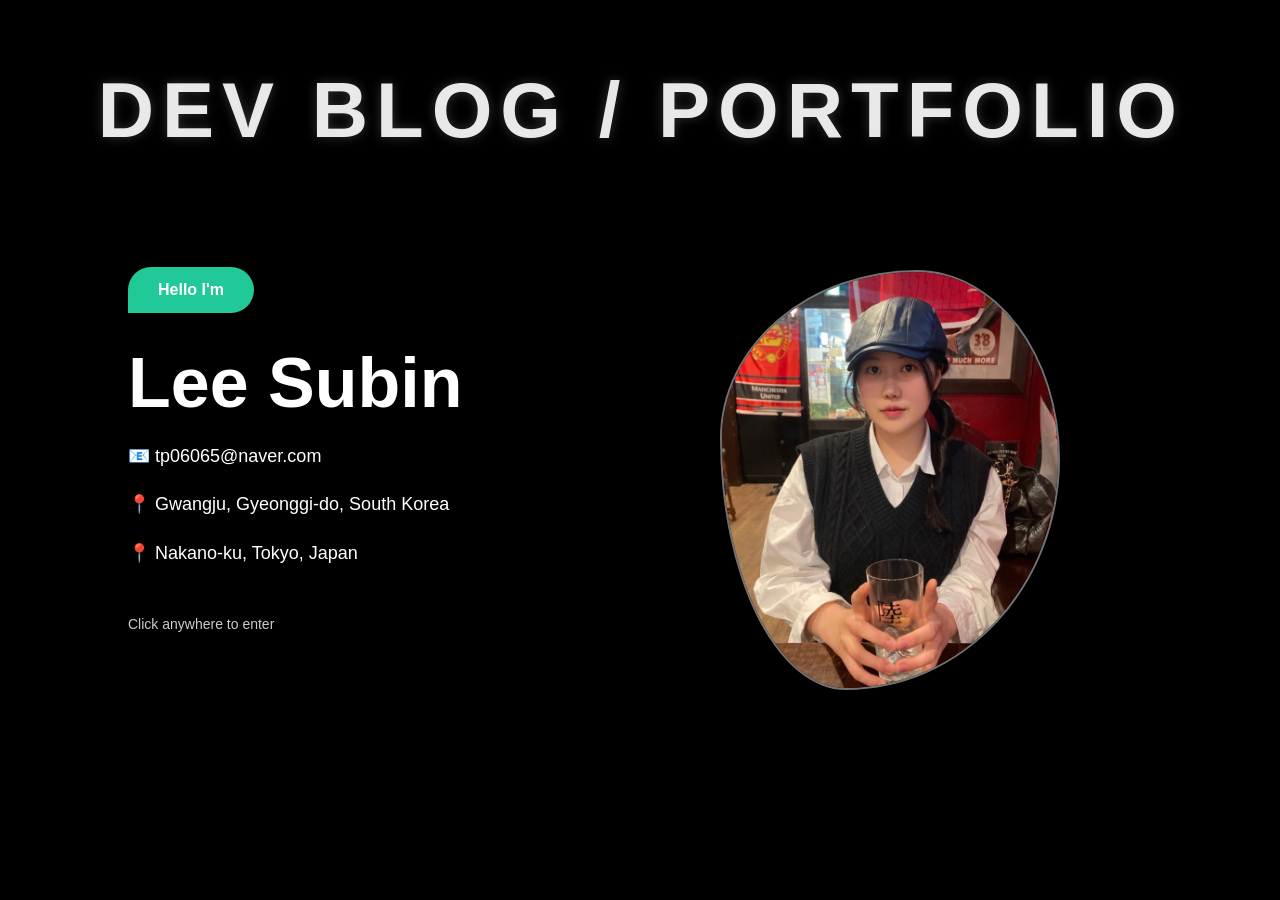
<file: index.html>
<!DOCTYPE html>
<html lang="ko">

<head>
    <meta charset="UTF-8">
    <title>Welcome</title>

    <!-- 폰트 연결 -->
    <link rel="preconnect" href="https://fonts.googleapis.com">
    <link rel="preconnect" href="https://fonts.gstatic.com" crossorigin>

    <link href="https://fonts.googleapis.com/css2?family=Gaegu&family=Pretendard&display=swap" rel="stylesheet">

    <!-- css 연결 -->
    <link rel="stylesheet" href="style.css">
    <meta property="og:title" content="Subin Blog">
<meta property="og:description" content="JLPT & Coding Study">
<meta property="og:image" content="https://2subin-web.github.io/subin-portfolio/images/main.png">
</head>
<body>

<section class="hero-opening" onclick="enterSite()">

    <video autoplay muted loop playsinline class="bg-video">

        <source src="images/subiii.mp4" type="video/mp4">

    </video>

    <div class="hero-overlay"></div>

    <div class="hero-content">

        <div class="hero-text">

            <div class="hello-badge">
                Hello I'm
            </div>

            <h1>Lee Subin</h1>

            <p>📧 tp06065@naver.com</p>

            <p>
                📍 Gwangju, Gyeonggi-do, South Korea
            </p>

            <p>
                📍 Nakano-ku, Tokyo, Japan
            </p>

            <span class="click-text">
                Click anywhere to enter
            </span>

            <div class="hero-photo-frame">
                <img src="images/subin.jpeg">
            </div>

            <h3 class="cyber-title">
                DEV BLOG / PORTFOLIO
            </h3>

        </div>

    </div>

</section>

<script>
function enterSite() {

    window.location.href = "blog.html";

}
</script>

</body>

</html>
</file>
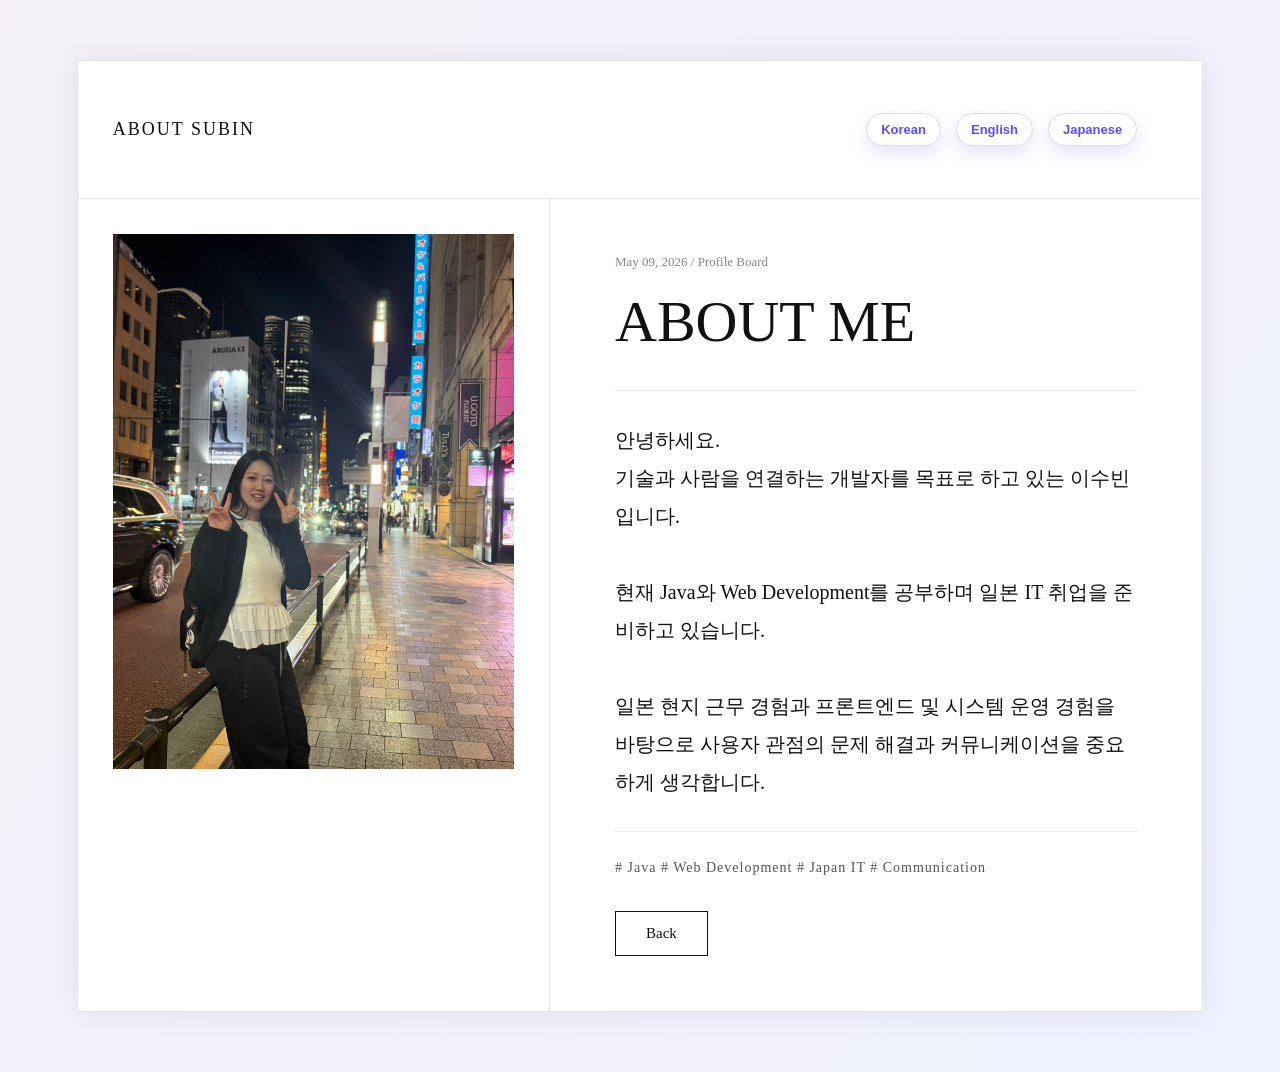
<file: about.html>
<!DOCTYPE html>
<html lang="ko">

<head>
    <meta charset="UTF-8">
    <title>About Subin</title>
    <link rel="stylesheet" href="style.css">

    <style>
        body {
            margin: 0;
            background-color: #f6dfe5;
            font-family: Georgia, serif;
            color: #111;
        }

        .about-board {
            width: 88%;
            max-width: 1300px;
            margin: 60px auto;
            background: white;
            border: 1px solid #e5e5e5;
            box-shadow: 0 0 30px rgba(0,0,0,0.08);
        }

        .about-header {
            display: flex;
            justify-content: space-between;
            align-items: center;
            padding: 22px 35px;
            border-bottom: 1px solid #e5e5e5;
        }

        .about-logo {
            font-size: 18px;
            letter-spacing: 2px;
        }

        .language-buttons button {
            background: white;
            border: 1px solid #ddd;
            padding: 8px 14px;
            margin-left: 6px;
            cursor: pointer;
            font-size: 13px;
        }

        .about-main {
            display: grid;
            grid-template-columns: 42% 58%;
        }

        .about-photo {
            border-right: 1px solid #e5e5e5;
            padding: 35px;
        }

        .about-photo img {
            width: 100%;
            height: auto;
            display: block;
        }

        .about-content {
            padding: 55px 65px;
        }

        .about-date {
            font-size: 13px;
            color: #888;
            margin-bottom: 18px;
        }

        h1 {
            font-size: 58px;
            margin: 0 0 35px;
            font-weight: normal;
        }

        #about-text {
            font-size: 20px;
            line-height: 1.9;
            border-top: 1px solid #eee;
            border-bottom: 1px solid #eee;
            padding: 30px 0;
        }

        .keyword-box {
            margin-top: 28px;
            font-size: 14px;
            color: #555;
            letter-spacing: 1px;
        }

        .back-button {
            display: inline-block;
            margin-top: 35px;
            padding: 13px 30px;
            border: 1px solid #111;
            color: #111;
            text-decoration: none;
            font-size: 15px;
        }

        .back-button:hover {
            background: #111;
            color: white;
        }
    </style>
</head>

<body>

    <div class="about-board">

        <div class="about-header">
            <div class="about-logo">ABOUT SUBIN</div>

            <div class="language-buttons">
                <button onclick="setLanguage('ko')">Korean</button>
                <button onclick="setLanguage('en')">English</button>
                <button onclick="setLanguage('jp')">Japanese</button>
            </div>
        </div>

        <div class="about-main">

            <div class="about-photo">
                <img src="images/profile.jpeg">
            </div>

            <div class="about-content">

                <div class="about-date">May 09, 2026 / Profile Board</div>

                <h1 id="title">ABOUT ME</h1>

                <div id="about-text">
                    안녕하세요.<br>
                    기술과 사람을 연결하는 개발자를 목표로 하고 있는 이수빈입니다.
                    <br><br>
                    현재 Java와 Web Development를 공부하며 일본 IT 취업을 준비하고 있습니다.
                    <br><br>
                    일본 현지 근무 경험과 프론트엔드 및 시스템 운영 경험을 바탕으로
                    사용자 관점의 문제 해결과 커뮤니케이션을 중요하게 생각합니다.
                </div>

                <div class="keyword-box">
                    # Java # Web Development # Japan IT # Communication
                </div>

              <a href="blog.html" class="back-button">
                Back
                    </a>    

            </div>

        </div>

    </div>

    <script>
        function setLanguage(language) {
            const text = document.getElementById("about-text");

            if (language === "ko") {
                text.innerHTML = `
                    안녕하세요.<br>
                    기술과 사람을 연결하는 개발자를 목표로 하고 있는 이수빈입니다.
                    <br><br>
                    현재 Java와 Web Development를 공부하며 일본 IT 취업을 준비하고 있습니다.
                    <br><br>
                    일본 현지 근무 경험과 프론트엔드 및 시스템 운영 경험을 바탕으로
                    사용자 관점의 문제 해결과 커뮤니케이션을 중요하게 생각합니다.
                `;
            }

            else if (language === "en") {
                text.innerHTML = `
                    Hello, I'm Lee Subin.<br>
                    I aim to become a developer who connects technology and people.
                    <br><br>
                    I am currently studying Java and Web Development while preparing for an IT career in Japan.
                    <br><br>
                    Based on my experience in frontend support and system operations in Japan,
                    I value problem-solving and communication from the user's perspective.
                `;
            }

            else if (language === "jp") {
                text.innerHTML = `
                    こんにちは、イ・スビンです。<br>
                    技術と人をつなぐ開発者を目指しています。
                    <br><br>
                    現在はJavaとWeb開発を勉強しながら、日本IT就職を準備しています。
                    <br><br>
                    日本での勤務経験とフロントエンド・システム運営経験を活かし、
                    ユーザー視点の問題解決とコミュニケーションを大切にしています。
                `;
            }
        }
    </script>

</body>

</html>
</file>
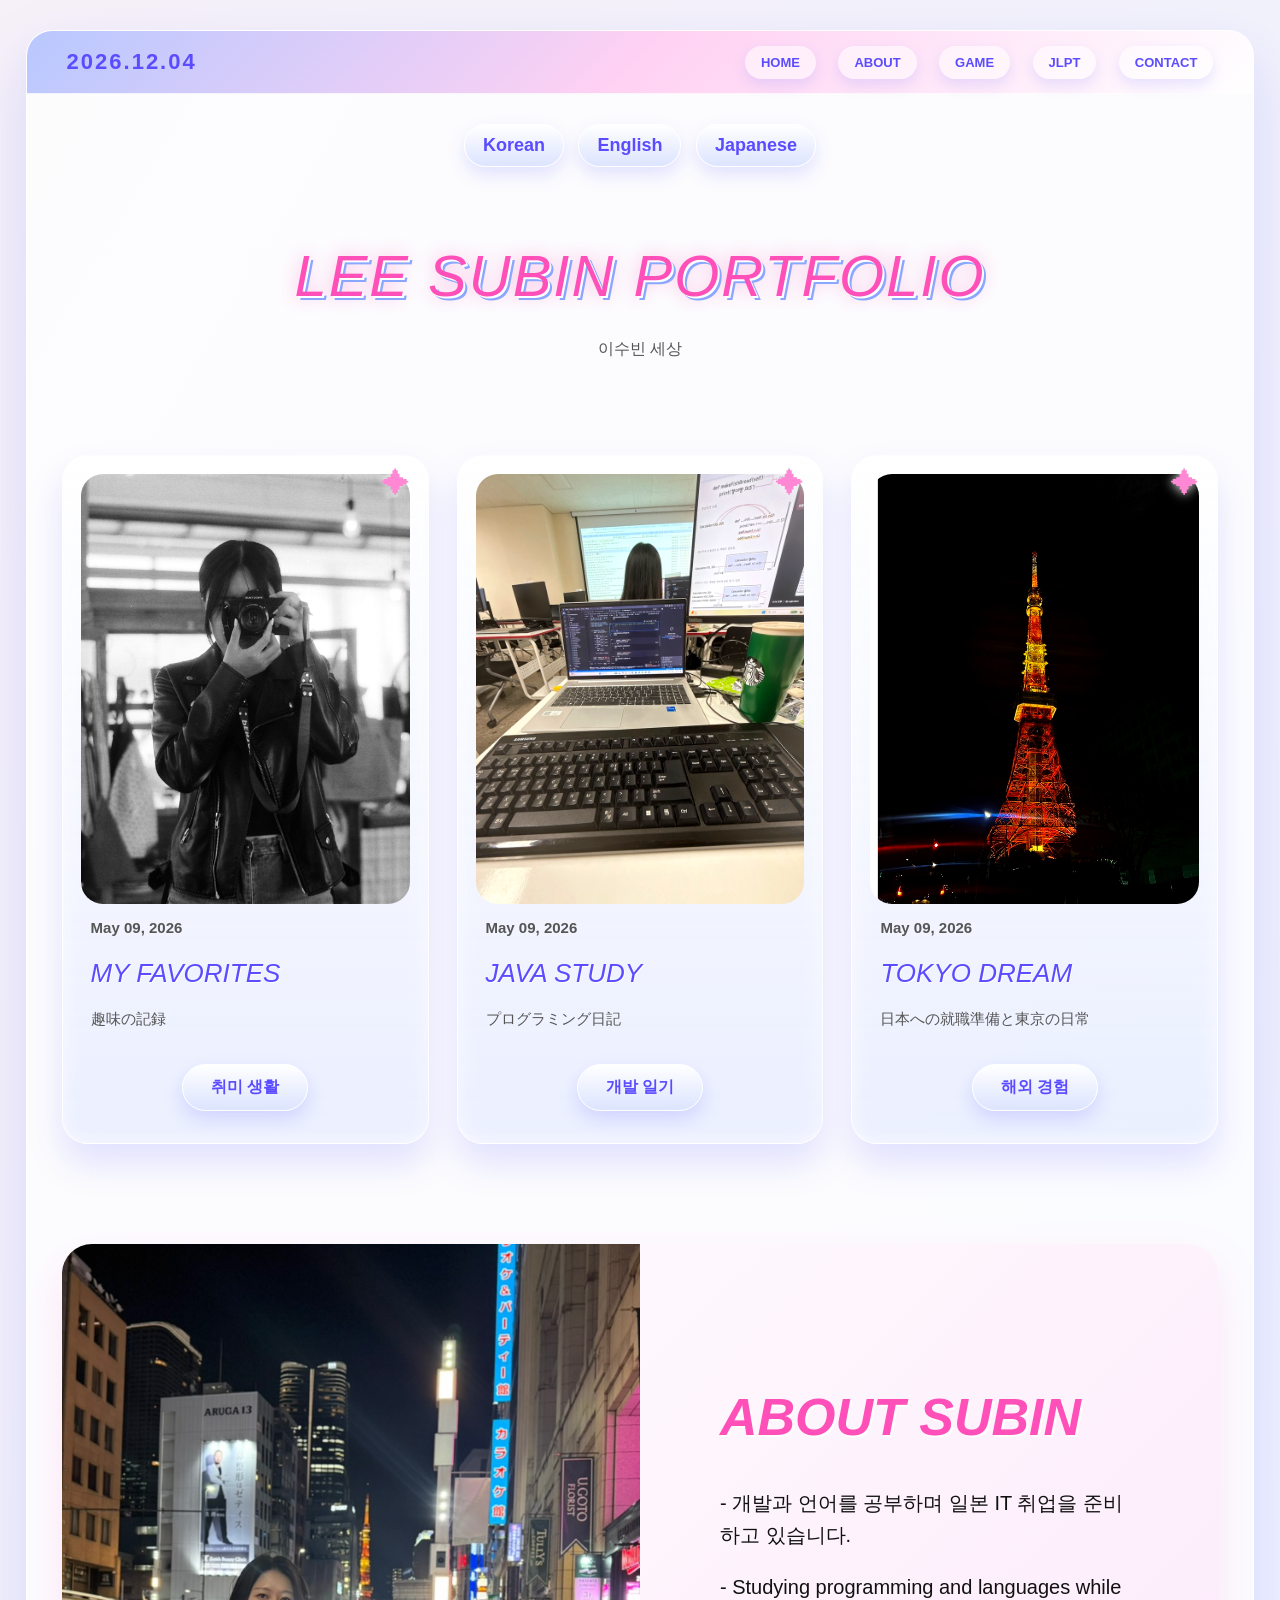
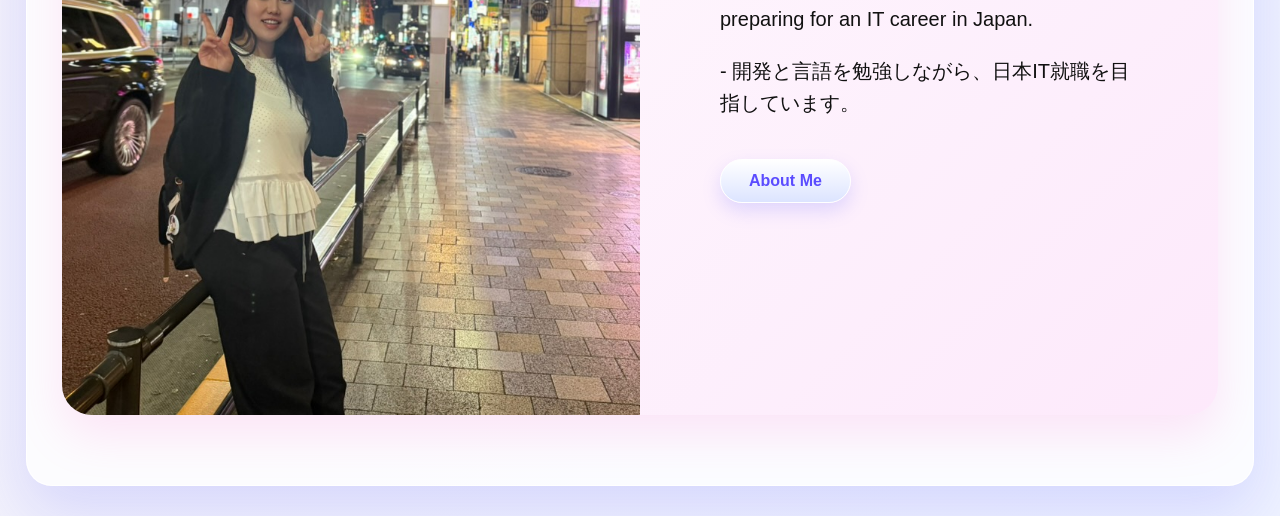
<file: blog.html>
<!DOCTYPE html>
<html lang="ko">

<head>
    <meta charset="UTF-8">
    <title>Subin Blog</title>
    <link rel="stylesheet" href="style.css">
</head>

<body>

    <div class="container" id="main-site">

        <header>

            <div class="logo" id="today-date"></div>

            <nav>
                <a href="blog.html">HOME</a>
                <a href="about.html">ABOUT</a>
                <a href="game.html">GAME</a>
                <a href="jlpt.html">JLPT</a>
                <a href="#">CONTACT</a>
            </nav>

        </header>

        <div class="language-buttons">

            <button onclick="setLanguage('ko')">
                Korean
            </button>

            <button onclick="setLanguage('en')">
                English
            </button>

            <button onclick="setLanguage('jp')">
                Japanese
            </button>

        </div>

        <h1 id="main-title" class="main-title">
            LEE SUBIN PORTFOLIO
        </h1>

        <p id="intro-text">
            이수빈 세상
        </p>

        <section class="post-list">

            <div class="post-card">

                <img src="images/Hobby.jpeg">

                <p class="date">
                    May 09, 2026
                </p>

                <h2>
                    MY FAVORITES
                </h2>

                <p>
                    趣味の記録
                </p>

                <div class="write-button-box">

                    <a href="hobby-board.html" class="bubble-button">
                     취미 생활
                    </a>

                </div>

            </div>

            <div class="post-card">

                <img src="images/A18E99EF-3BEC-4838-98FA-84DCE0EB10A4_1_105_c.jpeg">

                <p class="date">
                    May 09, 2026
                </p>

                <h2>
                    JAVA STUDY
                </h2>

                <p>
                    プログラミング日記
                </p>

                <div class="write-button-box">

                <a href="dev-board.html" class="bubble-button">
                개발 일기
                </a>

                </div>

            </div>

            <div class="post-card">

                <img src="images/tokoy.jpeg">

                <p class="date">
                    May 09, 2026
                </p>

                <h2>
                    TOKYO DREAM
                </h2>

                <p>
                    日本への就職準備と東京の日常
                </p>

                <div class="write-button-box">

                    <a href="japan-board.html" class="bubble-button">
                     해외 경험
                    </a>

                </div>

            </div>

        </section>

        <section class="about">

            <div class="about-image">

                <img src="images/profile.jpeg">

            </div>

            <div class="about-text">

                <h2>
                    ABOUT SUBIN
                </h2>

                <p>
                    - 개발과 언어를 공부하며 일본 IT 취업을 준비하고 있습니다.
                </p>

                <p>
                    - Studying programming and languages while preparing for an IT career in Japan.
                </p>

                <p>
                    - 開発と言語を勉強しながら、日本IT就職を目指しています。
                </p>

                <a href="about.html" class="bubble-button">
                    About Me
                </a>

            </div>

        </section>

    </div>

    <script src="script.js"></script>

</body>

</html>
</file>
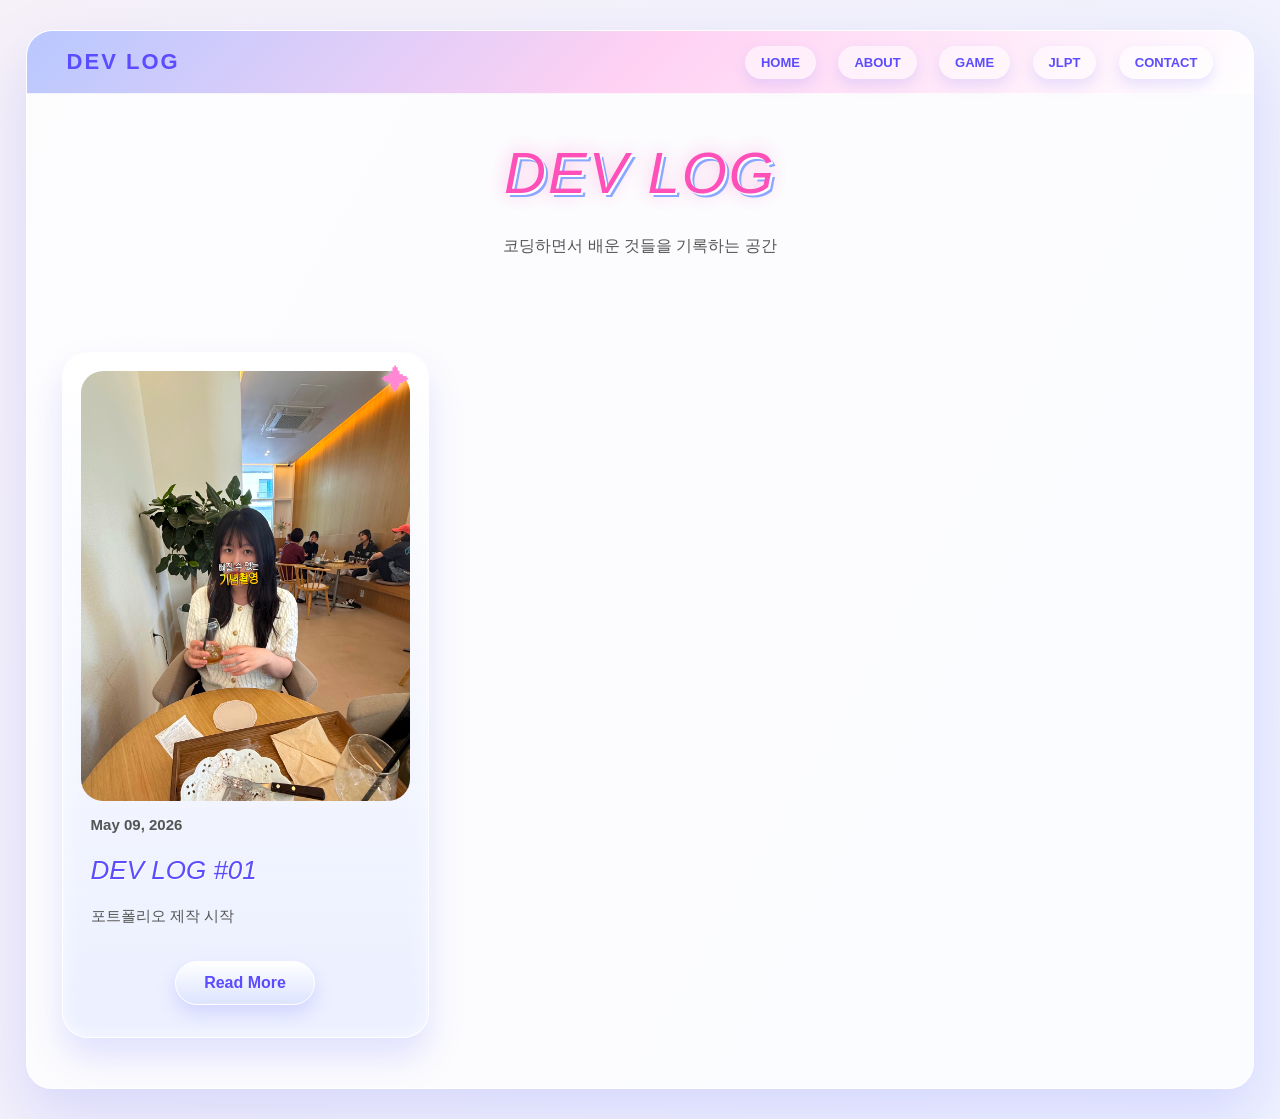
<file: dev-board.html>
<!DOCTYPE html>
<html lang="ko">

<head>
    <meta charset="UTF-8">
    <title>Dev Log Board</title>
    <link rel="stylesheet" href="style.css">
</head>

<body>

<div class="container">

    <header>
        <div class="logo">DEV LOG</div>

            <nav>
                <a href="blog.html">HOME</a>
                <a href="about.html">ABOUT</a>
                <a href="game.html">GAME</a>
                <a href="jlpt.html">JLPT</a>
                <a href="#">CONTACT</a>
            </nav>
    </header>

    <h1 class="main-title">DEV LOG</h1>

    <p id="intro-text">
        코딩하면서 배운 것들을 기록하는 공간
    </p>

    <section class="post-list">

        <div class="post-card">

            <img src="images/maigami.jpeg">

            <p class="date">
                May 09, 2026
            </p>

            <h2>
                DEV LOG #01
            </h2>

            <p>
                포트폴리오 제작 시작
            </p>

<div class="write-button-box">

    <a href="write.html" class="bubble-button">
    Read More
</a>

</div>

</body>

</html>
</file>
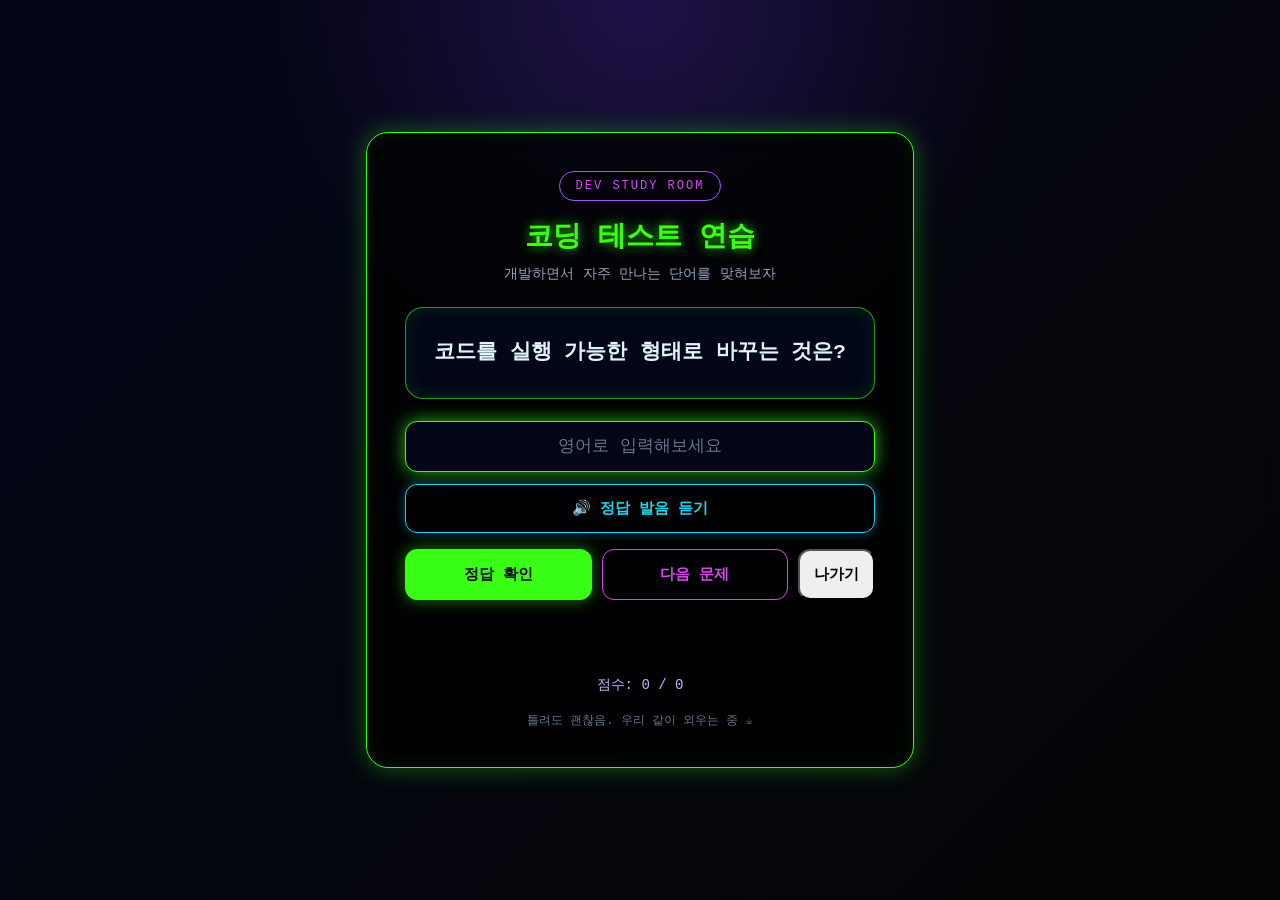
<file: game.html>
<!DOCTYPE html>
<html lang="ko">
<head>
    <meta charset="UTF-8">
    <title>DEV STUDY ROOM</title>

    <style>
    body {
        margin: 0;
        min-height: 100vh;
        font-family: "Courier New", monospace;
        background:
            radial-gradient(circle at top, #1f1147 0%, transparent 35%),
            linear-gradient(135deg, #020617, #050505);
        display: flex;
        justify-content: center;
        align-items: center;
        color: #39ff14;
    }

    .game-box {
        width: 470px;
        padding: 38px;
        background: rgba(0, 0, 0, 0.78);
        border: 1px solid #39ff14;
        border-radius: 22px;
        box-shadow:
            0 0 25px rgba(57, 255, 20, 0.35),
            inset 0 0 25px rgba(57, 255, 20, 0.08);
        text-align: center;
    }

    .tag {
        display: inline-block;
        padding: 7px 16px;
        border: 1px solid #a855f7;
        border-radius: 999px;
        color: #d946ef;
        font-size: 12px;
        margin-bottom: 16px;
        letter-spacing: 2px;
    }

    h1 {
        margin: 0 0 10px;
        font-size: 28px;
        color: #39ff14;
        text-shadow: 0 0 12px rgba(57,255,20,0.8);
    }

    .sub-title {
        color: #94a3b8;
        font-size: 14px;
        margin-bottom: 24px;
    }

    .card {
        background: #020617;
        border: 1px solid rgba(57,255,20,0.6);
        border-radius: 18px;
        padding: 28px 20px;
        margin-bottom: 22px;
        box-shadow: inset 0 0 18px rgba(57,255,20,0.12);
    }

    #question {
        font-size: 21px;
        line-height: 1.6;
        margin: 0;
        color: #e0f2fe;
    }

    input {
        width: 100%;
        box-sizing: border-box;
        padding: 15px;
        border-radius: 12px;
        border: 1px solid #39ff14;
        background: #020617;
        color: #39ff14;
        font-size: 17px;
        outline: none;
        text-align: center;
        font-family: "Courier New", monospace;
    }

    input::placeholder {
        color: #64748b;
    }

    input:focus {
        box-shadow: 0 0 18px rgba(57,255,20,0.7);
    }

    .buttons {
        display: flex;
        gap: 10px;
        margin-top: 16px;
    }

    button {
        flex: 1;
        padding: 14px;
        border-radius: 12px;
        font-size: 15px;
        font-weight: bold;
        cursor: pointer;
        font-family: "Courier New", monospace;
    }

    .check-btn {
        background: #39ff14;
        color: #020617;
        border: 1px solid #39ff14;
        box-shadow: 0 0 16px rgba(57,255,20,0.5);
    }

    .next-btn {
        background: transparent;
        color: #d946ef;
        border: 1px solid #d946ef;
    }

    .sound-btn {
        margin-top: 12px;
        width: 100%;
        background: transparent;
        color: #22d3ee;
        border: 1px solid #22d3ee;
        box-shadow: 0 0 12px rgba(34,211,238,0.35);
    }

    #result {
        min-height: 42px;
        margin-top: 18px;
        font-weight: bold;
        line-height: 1.6;
        white-space: pre-line;
        color: #facc15;
    }

    .score {
        margin-top: 12px;
        color: #c4b5fd;
        font-size: 14px;
    }

    .footer {
        margin-top: 18px;
        font-size: 12px;
        color: #64748b;
    }
</style>
</head>

<body>

<div class="game-box">
    <div class="tag">DEV STUDY ROOM</div>
    <h1>코딩 테스트 연습</h1>
    <div class="sub-title">개발하면서 자주 만나는 단어를 맞혀보자</div>

    <div class="card">
        <h2 id="question"></h2>
    </div>

    <input type="text" id="answer" placeholder="영어로 입력해보세요">

    <button class="sound-btn" onclick="speakWord()">🔊 정답 발음 듣기</button>

<div class="buttons">
    <button class="check-btn" onclick="checkAnswer()">정답 확인</button>
    <button class="next-btn" onclick="nextQuestion()">다음 문제</button>

    <a href="blog.html">
        <button class="back-btn">나가기</button>
    </a>
</div>

    <p id="result"></p>
    <div class="score" id="score">점수: 0 / 0</div>
    <div class="footer">틀려도 괜찮음. 우리 같이 외우는 중 ☕</div>
</div>

<script>
    const words = [
        { question: "변수를 영어로 뭐라고 할까?", answer: "variable" },
        { question: "함수를 영어로 뭐라고 할까?", answer: "function" },
        { question: "문자열을 영어로 뭐라고 할까?", answer: "string" },
        { question: "참/거짓 값을 가진 자료형은?", answer: "boolean" },
        { question: "배열을 영어로 뭐라고 할까?", answer: "array" },
        { question: "반복문을 영어로 뭐라고 할까?", answer: "loop" },
        { question: "조건문을 영어로 뭐라고 할까?", answer: "condition" },
        { question: "오류를 영어로 뭐라고 할까?", answer: "error" },
        { question: "에러 원인을 찾고 고치는 작업은?", answer: "debug" },
        { question: "코드를 실행 가능한 형태로 바꾸는 것은?", answer: "compile" },
        { question: "서비스를 실제 서버에 올리는 것은?", answer: "deploy" },
        { question: "서버에 보내는 요청은?", answer: "request" },
        { question: "서버가 보내는 응답은?", answer: "response" },
        { question: "GitHub에 코드를 올릴 때 쓰는 명령어는?", answer: "git push" },
        { question: "코드를 저장소에 기록하는 Git 명령어는?", answer: "git commit" },
        { question: "코드를 내려받을 때 쓰는 Git 명령어는?", answer: "git pull" },
        { question: "작업 흐름을 나누는 Git 공간은?", answer: "branch" },
        { question: "JavaScript에서 콘솔에 출력하는 코드는?", answer: "console.log" },
        { question: "랜덤 숫자를 만들 때 쓰는 JavaScript 함수는?", answer: "Math.random" },
        { question: "HTML에서 버튼을 만드는 태그는?", answer: "button" },
        { question: "CSS에서 글자색을 바꾸는 속성은?", answer: "color" },
        { question: "CSS에서 배경색을 바꾸는 속성은?", answer: "background" },
        { question: "데이터를 저장하는 공간은?", answer: "database" },
        { question: "명령어를 입력하는 창은?", answer: "terminal" },
        { question: "코드를 저장하는 저장소는?", answer: "repository" }
    ];

    let random = 0;
    let correct = 0;
    let total = 0;
    let answered = false;

    function nextQuestion() {
        random = Math.floor(Math.random() * words.length);
        answered = false;

        document.getElementById("question").innerText = words[random].question;
        document.getElementById("answer").value = "";
        document.getElementById("result").innerText = "";
        document.getElementById("answer").focus();
    }

    function checkAnswer() {
        if (answered) {
            return;
        }

        const userAnswer = document.getElementById("answer").value.trim().toLowerCase();
        const correctAnswer = words[random].answer.toLowerCase();

        total++;
        answered = true;

        if (userAnswer === correctAnswer) {
            correct++;
            document.getElementById("result").innerText = "정답! 🎉";
        } else {
            document.getElementById("result").innerText =
                "틀렸어!\n정답: " + words[random].answer;
        }

        document.getElementById("score").innerText = "점수: " + correct + " / " + total;
    }

    function speakWord() {
        const speech = new SpeechSynthesisUtterance(words[random].answer);
        speech.lang = "en-US";
        speech.rate = 0.8;
        window.speechSynthesis.speak(speech);
    }

    document.getElementById("answer").addEventListener("keydown", function(event) {
        if (event.key === "Enter") {
            checkAnswer();
        }
    });

    nextQuestion();

                  
</script>

</body>
</html>
</file>
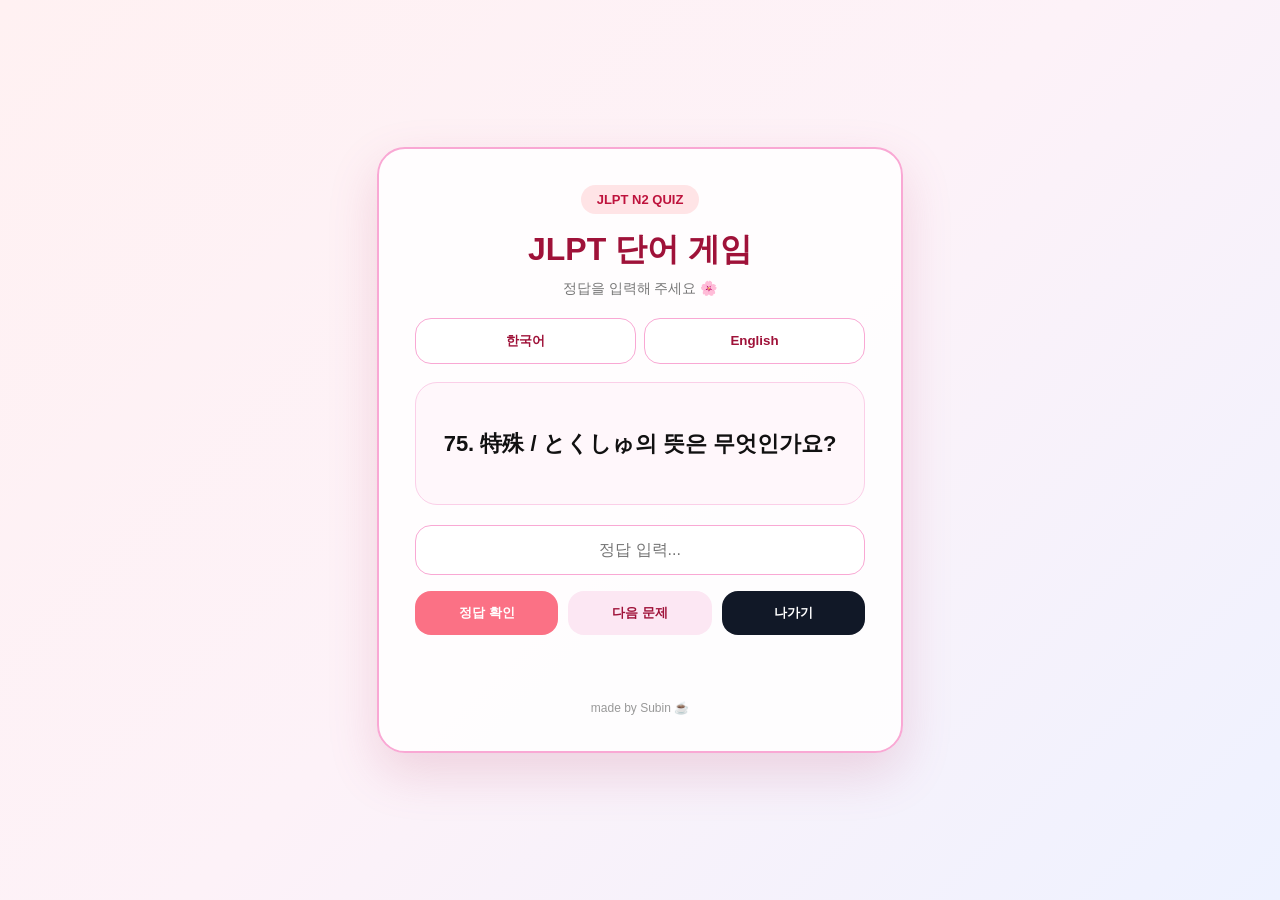
<file: jlpt.html>
<!DOCTYPE html>
<html lang="ko">
<head>
<meta charset="UTF-8">
<title>JLPT Word Game</title>

<style>
body {
    margin: 0;
    min-height: 100vh;
    font-family: "Noto Sans KR", "Yu Gothic", sans-serif;
    background: linear-gradient(135deg, #fff1f2, #fdf2f8, #eef2ff);
    display: flex;
    justify-content: center;
    align-items: center;
}

.game-box {
    width: 450px;
    padding: 36px;
    background: rgba(255,255,255,0.88);
    border: 2px solid #f9a8d4;
    border-radius: 28px;
    box-shadow: 0 20px 50px rgba(190, 80, 120, 0.2);
    text-align: center;
}

.tag {
    display: inline-block;
    padding: 7px 16px;
    border-radius: 999px;
    background: #ffe4e6;
    color: #be123c;
    font-size: 13px;
    font-weight: bold;
    margin-bottom: 14px;
}

h1 {
    margin: 0 0 8px;
    color: #9f1239;
}

.sub-title {
    color: #777;
    font-size: 14px;
    margin-bottom: 20px;
}

.lang-buttons {
    display: flex;
    gap: 8px;
    margin-bottom: 18px;
}

.lang-buttons button {
    background: #fff;
    border: 1px solid #f9a8d4;
    color: #9f1239;
}

.card {
    background: #fff7fb;
    border-radius: 22px;
    padding: 26px 20px;
    margin-bottom: 20px;
    border: 1px solid #fbcfe8;
}

#question {
    font-size: 22px;
    color: #111;
    line-height: 1.5;
}

input {
    width: 100%;
    box-sizing: border-box;
    padding: 15px;
    border-radius: 16px;
    border: 1px solid #f9a8d4;
    font-size: 16px;
    text-align: center;
    outline: none;
}

.buttons {
    display: flex;
    gap: 10px;
    margin-top: 16px;
}

button {
    flex: 1;
    padding: 13px;
    border: none;
    border-radius: 16px;
    font-weight: bold;
    cursor: pointer;
}

.check-btn {
    background: #fb7185;
    color: white;
}

.next-btn {
    background: #fce7f3;
    color: #9f1239;
}

.back-btn {
    background: #111827;
    color: white;
}

#result {
    min-height: 30px;
    margin-top: 18px;
    font-weight: bold;
    color: #be123c;
    white-space: pre-line;
}

.footer {
    margin-top: 18px;
    font-size: 12px;
    color: #999;
}
</style>
</head>

<body>

<div class="game-box">
    <div class="tag">JLPT N2 QUIZ</div>

    <h1 id="title">JLPT 단어 게임</h1>
    <div class="sub-title" id="subtitle">정답을 입력해 주세요 🌸</div>

    <div class="lang-buttons">
        <button onclick="changeLang('ko')">한국어</button>
        <button onclick="changeLang('en')">English</button>
    </div>

    <div class="card">
        <h2 id="question"></h2>
    </div>

    <input type="text" id="answer" placeholder="정답 입력...">

    <div class="buttons">
        <button class="check-btn" id="checkBtn" onclick="checkAnswer()">정답 확인</button>
        <button class="next-btn" id="nextBtn" onclick="nextQuestion()">다음 문제</button>
        <button class="back-btn" onclick="location.href='blog.html'">나가기</button>
    </div>

    <p id="result"></p>

    <div class="footer">made by Subin ☕</div>
</div>

<script>
const uiText = {
    ko: {
        title: "JLPT 단어 게임",
        subtitle: "정답을 입력해 주세요 🌸",
        placeholder: "정답 입력...",
        check: "정답 확인",
        next: "다음 문제",
        correct: "정답! 🎉",
        wrong: "틀렸어! 정답: ",
        questionStart: "",
        questionEnd: "의 뜻은 무엇인가요?"
    },
    en: {
        title: "JLPT N2 Vocabulary",
        subtitle: "Enter your answer 🌸",
        placeholder: "Type answer...",
        check: "Check",
        next: "Next",
        correct: "Correct! 🎉",
        wrong: "Wrong! Answer: ",
        questionStart: "What does ",
        questionEnd: " mean?"
    }
};

let currentLang = "ko";

const words = [
    "1. 浅い / あさい",
    "2. 厚かましい / あつかましい",
    "3. 荒い / あらい",
    "4. 羨ましい / うらやましい",
    "5. 偉い / えらい",
    "6. 幼い / おさない",
    "7. 恐ろしい / おそろしい",
    "8. 穏やか / おだやか",
    "9. 勝手 / かって",
    "10. 貴重 / きちょう",
    "11. 巨大 / きょだい",
    "12. 急 / きゅう",
    "13. 清らか / きよらか",
    "14. 苦しい / くるしい",
    "15. 詳しい / くわしい",
    "16. 見事 / みごと",
    "17. 公平 / こうへい",
    "18. 正確 / せいかく",
    "19. 細か / こまか",
    "20. 困難 / こんなん",
    "21. 盛ん / さかん",
    "22. 寂しい / さびしい",
    "23. 様々 / さまざま",
    "24. 新鮮 / しんせん",
    "25. 素直 / すなお",
    "26. 鋭い / するどい",
    "27. 退屈 / たいくつ",
    "28. 確実 / かくじつ",
    "29. 頼もしい / たのもしい",
    "30. 大胆 / だいたん",
    "31. 地味 / じみ",
    "32. 珍しい / めずらしい",
    "33. 当然 / とうぜん",
    "34. 特有 / とくゆう",
    "35. のどか / のどか",
    "36. 熱心 / ねっしん",
    "37. 派手 / はで",
    "38. 秘密 / ひみつ",
    "39. 不潔 / ふけつ",
    "40. 不利 / ふり",
    "41. 複雑 / ふくざつ",
    "42. 平凡 / へいぼん",
    "43. 真っ赤 / まっか",
    "44. 満足 / まんぞく",
    "45. 無理 / むり",
    "46. 有利 / ゆうり",
    "47. 豊か / ゆたか",
    "48. 楽 / らく",
    "49. 適当 / てきとう",
    "50. 冷淡 / れいたん",
    "51. 曖昧 / あいまい",
    "52. 安全 / あんぜん",
    "53. 意外 / いがい",
    "54. 偉大 / いだい",
    "55. 一生懸命 / いっしょうけんめい",
    "56. 一般 / いっぱん",
    "57. 華やか / はなやか",
    "58. 科学的 / かがくてき",
    "59. 活発 / かっぱつ",
    "60. 完璧 / かんぺき",
    "61. 気楽 / きらく",
    "62. 厳重 / げんじゅう",
    "63. 幸福 / こうふく",
    "64. 最高 / さいこう",
    "65. 最悪 / さいあく",
    "66. 残念 / ざんねん",
    "67. 正直 / しょうじき",
    "68. 丈夫 / じょうぶ",
    "69. 深刻 / しんこく",
    "70. 素朴 / そぼく",
    "71. 大げさ / おおげさ",
    "72. 確実 / かくじつ",
    "73. 地味 / じみ",
    "74. 丁寧 / ていねい",
    "75. 特殊 / とくしゅ",
    "76. 突然 / とつぜん",
    "77. 熱心 / ねっしん",
    "78. 半分 / はんぶん",
    "79. 不可欠 / ふかけつ",
    "80. 不満 / ふまん",
    "81. 平凡 / へいぼん",
    "82. 無駄 / むだ",
    "83. 夢中 / むちゅう",
    "84. 有利 / ゆうり",
    "85. 有効 / ゆうこう",
    "86. 楽 / らく",
    "87. 完璧 / かんぺき",
    "88. 単純 / たんじゅん",
    "89. 率直 / そっちょく",
    "90. 柔軟 / じゅうなん",
    "91. 深刻 / しんこく",
    "92. 適切 / てきせつ",
    "93. 必須 / ひっす",
    "94. 貧乏 / びんぼう",
    "95. 不要 / ふよう",
    "96. 平均的 / へいきんてき",
    "97. 理想的 / りそうてき",
    "98. 冷静 / れいせい",
    "99. 丁寧 / ていねい",
    "100. 率直 / そっちょく"
];

const meanings = [
    "얕다 / shallow",
    "뻔뻔하다, 염치없다 / shameless",
    "거칠다, 난폭하다 / rough",
    "부럽다 / jealous",
    "훌륭하다, 대단하다 / great",
    "어리다, 유치하다 / young",
    "무섭다, 두렵다 / fearful",
    "온화하다, 평온하다 / calm",
    "제멋대로임, 형편 / selfish",
    "귀중하다 / precious",
    "거대하다 / huge",
    "급하다, 갑작스럽다 / urgent",
    "맑고 깨끗하다 / pure",
    "괴롭다, 고통스럽다 / painful",
    "자세하다, 상세하다 / detailed",
    "훌륭함, 멋짐 / splendid",
    "공평하다, 공정하다 / fair",
    "정확하다 / accurate",
    "섬세함, 자잘함 / detailed",
    "곤란하다, 어렵다 / difficult",
    "왕성하다, 번성하다 / prosperous",
    "외롭다, 쓸쓸하다 / lonely",
    "가지각색, 다양함 / various",
    "신선하다 / fresh",
    "고분고분함, 솔직함 / honest",
    "날카롭다, 예리하다 / sharp",
    "지루하다, 따분하다 / boring",
    "확실하다, 틀림없다 / certain",
    "믿음직하다 / reliable",
    "대담하다 / bold",
    "수수하다, 소박하다 / plain",
    "희귀하다, 드물다 / rare",
    "당연하다, 마땅하다 / natural",
    "특유하다, 고유하다 / unique",
    "한가롭다, 평화롭다 / peaceful",
    "열심이다, 열중하다 / enthusiastic",
    "화려하다, 야하다 / flashy",
    "비밀이다 / secret",
    "불결하다, 더럽다 / dirty",
    "불리하다 / disadvantageous",
    "복잡하다 / complicated",
    "평범하다 / ordinary",
    "새빨갛다 / bright red",
    "만족하다 / satisfied",
    "무리하다, 불가능하다 / impossible",
    "유리하다 / advantageous",
    "풍요롭다, 풍부하다 / rich",
    "편안함, 수월함 / comfortable",
    "적당하다, 적절하다 / appropriate",
    "냉담하다 / cold",
    "애매하다, 모호하다 / vague",
    "안전하다 / safe",
    "의외이다 / unexpected",
    "위대하다 / great",
    "열심히, 한결같이 / hardworking",
    "일반적이다 / general",
    "화려하다, 찬란하다 / gorgeous",
    "과학적이다 / scientific",
    "활발하다 / active",
    "완벽하다 / perfect",
    "마음 편하다 / carefree",
    "엄중하다, 철저하다 / strict",
    "행복하다 / happy",
    "최고이다 / best",
    "최악이다 / worst",
    "유감이다, 아쉽다 / regretful",
    "정직하다, 솔직하다 / honest",
    "튼튼하다 / strong",
    "심각하다 / serious",
    "소박하다, 순진하다 / simple",
    "과장됨 / exaggerated",
    "확실하다 / certain",
    "수수하다 / plain",
    "정중하다, 꼼꼼하다 / polite",
    "특수하다 / special",
    "돌연하다, 갑작스럽다 / sudden",
    "열심이다 / enthusiastic",
    "절반 / half",
    "불가결하다 / essential",
    "불만이다 / dissatisfied",
    "평범하다 / ordinary",
    "헛됨, 쓸데없음 / useless",
    "열중함, 몰두함 / absorbed",
    "유리하다 / advantageous",
    "유효하다 / effective",
    "편안함 / comfortable",
    "완벽하다 / perfect",
    "단순하다 / simple",
    "솔직하다 / frank",
    "유연하다 / flexible",
    "심각하다 / serious",
    "적절하다 / appropriate",
    "필수적이다 / essential",
    "가난하다 / poor",
    "불필요하다 / unnecessary",
    "평균적이다 / average",
    "이상적이다 / ideal",
    "냉정하다 / calm",
    "정중하다 / polite",
    "솔직하다 / frank"
];

let random = 0;

function changeLang(lang) {
    currentLang = lang;

    document.getElementById("title").innerText = uiText[lang].title;
    document.getElementById("subtitle").innerText = uiText[lang].subtitle;
    document.getElementById("answer").placeholder = uiText[lang].placeholder;
    document.getElementById("checkBtn").innerText = uiText[lang].check;
    document.getElementById("nextBtn").innerText = uiText[lang].next;
    document.getElementById("result").innerText = "";

    showQuestion();
}

function showQuestion() {
    document.getElementById("question").innerText =
        uiText[currentLang].questionStart +
        words[random] +
        uiText[currentLang].questionEnd;
}

function nextQuestion() {
    random = Math.floor(Math.random() * words.length);
    document.getElementById("answer").value = "";
    document.getElementById("result").innerText = "";
    showQuestion();
}

function checkAnswer() {
    const userAnswer = document.getElementById("answer").value.trim().toLowerCase();
    const correctAnswer = meanings[random].toLowerCase();

    if (userAnswer === correctAnswer) {
        document.getElementById("result").innerText = uiText[currentLang].correct;
    } else {
        document.getElementById("result").innerText =
            uiText[currentLang].wrong + meanings[random];
    }
}

document.getElementById("answer").addEventListener("keydown", function(event) {
    if (event.key === "Enter") {
        checkAnswer();
    }
});

changeLang("ko");
nextQuestion();
</script>

</body>
</html>
</file>
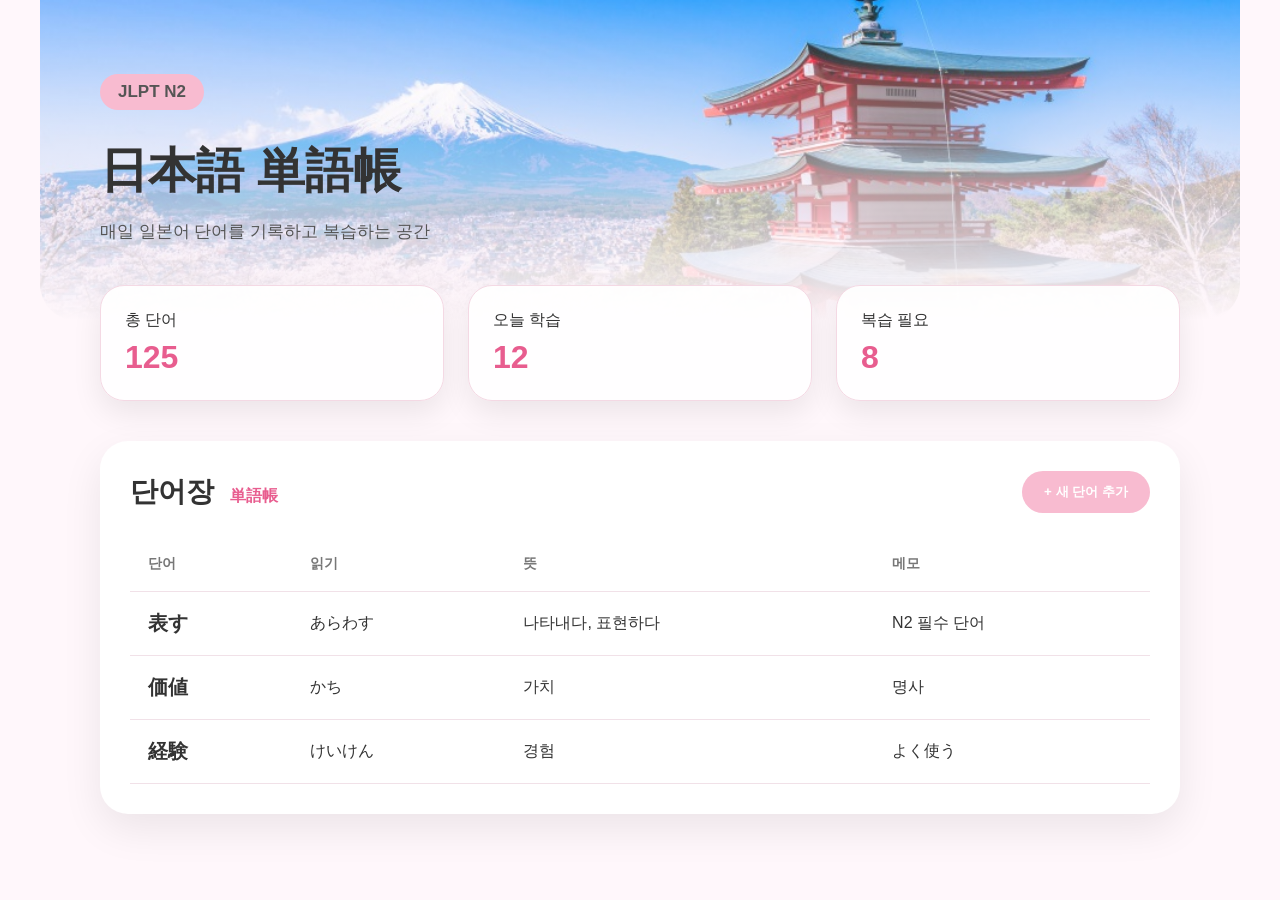
<file: wordToday.html>
<!DOCTYPE html>
<html lang="ko">
<head>
    <meta charset="UTF-8">
    <title>日本語 単語帳</title>
    <link rel="stylesheet" href="word.css">
</head>
<body>

<div class="word-page">

    <section class="word-hero">
        <div class="hero-text">
            <p class="tag">JLPT N2</p>
            <h1>日本語 単語帳</h1>
            <p>매일 일본어 단어를 기록하고 복습하는 공간</p>
        </div>
    </section>

    <section class="word-stats">
        <div class="stat-card">총 단어<br><strong>125</strong></div>
        <div class="stat-card">오늘 학습<br><strong>12</strong></div>
        <div class="stat-card">복습 필요<br><strong>8</strong></div>
    </section>

    <section class="word-table-box">
        <div class="table-header">
            <h2>단어장 <span>単語帳</span></h2>
            <button>+ 새 단어 추가</button>
        </div>

        <table>
            <thead>
                <tr>
                    <th>단어</th>
                    <th>읽기</th>
                    <th>뜻</th>
                    <th>메모</th>
                </tr>
            </thead>
            <tbody>
                <tr>
                    <td>表す</td>
                    <td>あらわす</td>
                    <td>나타내다, 표현하다</td>
                    <td>N2 필수 단어</td>
                </tr>
                <tr>
                    <td>価値</td>
                    <td>かち</td>
                    <td>가치</td>
                    <td>명사</td>
                </tr>
                <tr>
                    <td>経験</td>
                    <td>けいけん</td>
                    <td>경험</td>
                    <td>よく使う</td>
                </tr>
            </tbody>
        </table>
    </section>

</div>

</body>
</html>
</file>
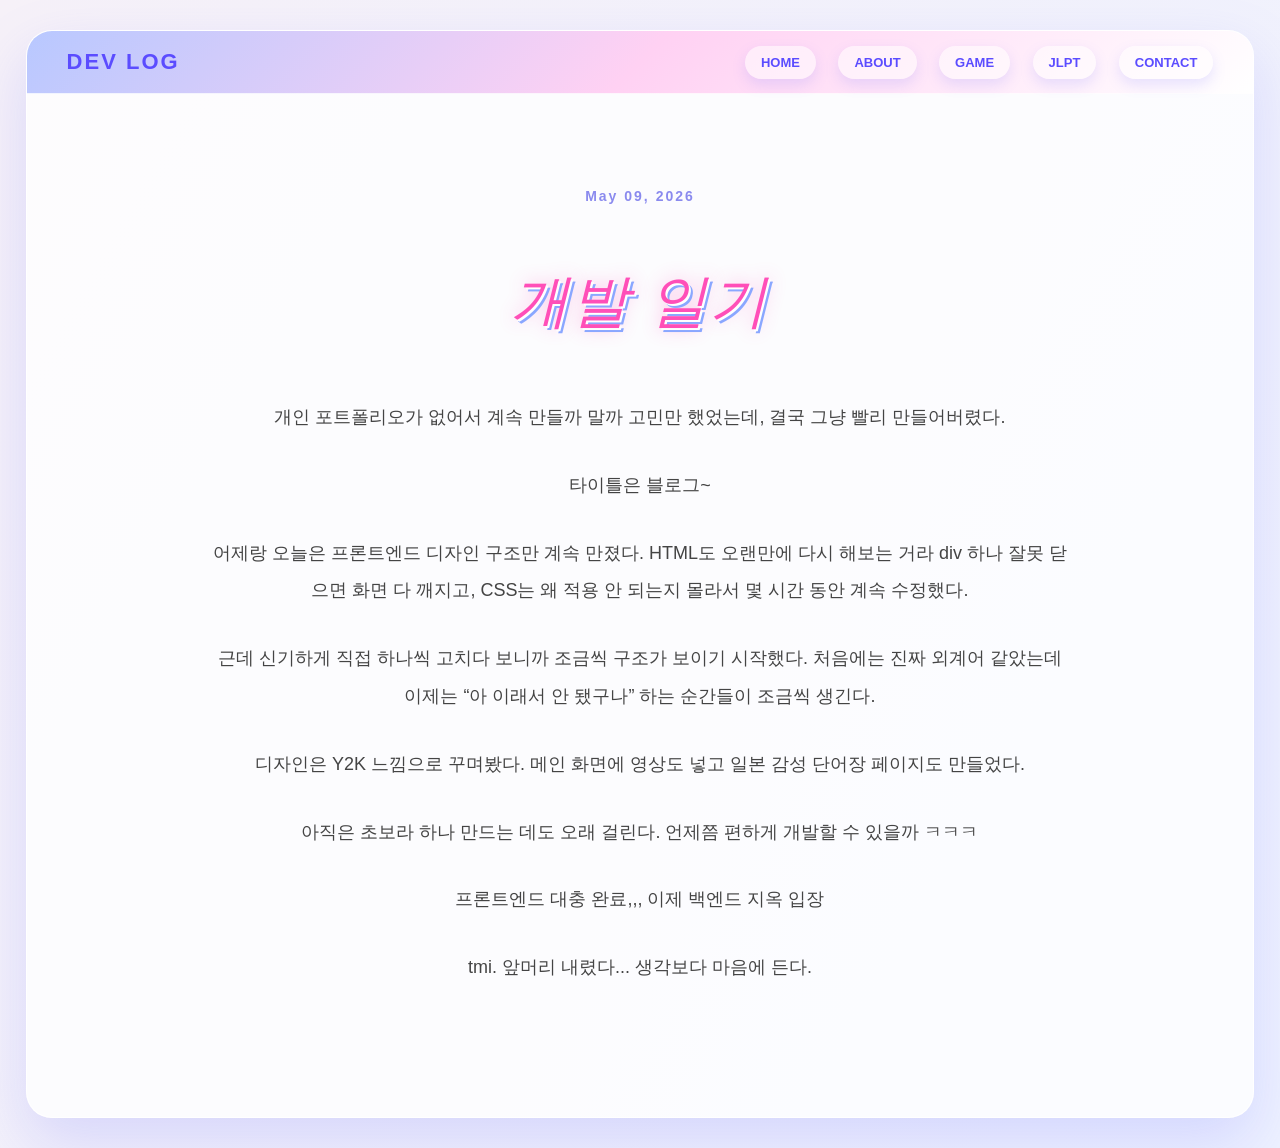
<file: write.html>
<!DOCTYPE html>
<html>

<head>
    <title>Development Diary</title>
    <link rel="stylesheet" href="style.css">
</head>

<body>

    <div class="container">

        <header>

            <div class="logo">
                DEV LOG
            </div>

            <nav>
                <a href="blog.html">HOME</a>
                <a href="about.html">ABOUT</a>
                <a href="game.html">GAME</a>
                <a href="jlpt.html">JLPT</a>
                <a href="#">CONTACT</a>
            </nav>

        </header>

        <section class="write-box">

            <p class="date">
                May 09, 2026
            </p>

            <h1 class="main-title">
                개발 일기
            </h1>

            <div class="diary-text">

                <p>
                    개인 포트폴리오가 없어서 계속 만들까 말까 고민만 했었는데,
                    결국 그냥 빨리 만들어버렸다.
                </p>

                <p>
                    타이틀은 블로그~
                </p>

                <p>
                    어제랑 오늘은 프론트엔드 디자인 구조만 계속 만졌다.
                    HTML도 오랜만에 다시 해보는 거라 div 하나 잘못 닫으면 화면 다 깨지고,
                    CSS는 왜 적용 안 되는지 몰라서 몇 시간 동안 계속 수정했다.
                </p>

                <p>
                    근데 신기하게 직접 하나씩 고치다 보니까 조금씩 구조가 보이기 시작했다.
                    처음에는 진짜 외계어 같았는데 이제는
                    “아 이래서 안 됐구나”
                    하는 순간들이 조금씩 생긴다.
                </p>

                <p>
                    디자인은 Y2K 느낌으로 꾸며봤다.
                    메인 화면에 영상도 넣고 일본 감성 단어장 페이지도 만들었다.
                </p>

                <p>
                    아직은 초보라 하나 만드는 데도 오래 걸린다.
                    언제쯤 편하게 개발할 수 있을까 ㅋㅋㅋ
                </p>
                    <p>
                    프론트엔드 대충 완료,,, 이제 백엔드 지옥 입장 
                </p>
                    <p>
                        tmi. 앞머리 내렸다... 생각보다 마음에 든다.
                    </p>


            </div>

        </section>

    </div>

</body>

</html>
</file>
<file: style.css>
/* ===== BASIC ===== */

* {
    box-sizing: border-box;
}
body {
    margin: 0;
    background:
        linear-gradient(120deg, #f6f1f8 0%, #eef2ff 100%);

    font-family: 'Pretendard', sans-serif;

    color: #111;
    
}

.container {
    width: 96%;
    max-width: 1800px;
    margin: 30px auto;
    background: rgba(255, 255, 255, 0.75);
    box-shadow: 0 25px 60px rgba(120, 120, 255, 0.22);
    border: 1px solid rgba(255,255,255,0.9);
    border-radius: 26px;
    overflow: hidden;
}

/* ===== HEADER ===== */

header {
    display: flex;
    justify-content: space-between;
    align-items: center;
    padding: 18px 40px;
    background: linear-gradient(135deg, #b8c8ff, #ffd1f3, #ffffff);
    border-bottom: 1px solid rgba(255,255,255,0.8);
}

.logo {
    font-size: 22px;
    letter-spacing: 2px;
    color: #5b4cff;
    font-weight: bold;
}

nav a {
    margin-left: 18px;
    text-decoration: none;
    color: #5b4cff;
    font-size: 13px;
    font-weight: bold;
    padding: 9px 16px;
    border-radius: 999px;
    background: rgba(255,255,255,0.55);
    box-shadow: 0 6px 14px rgba(120,120,255,0.18);
    transition: 0.25s;
}

nav a:hover {
    color: #ff4fb8;
    background: white;
    transform: translateY(-2px);
}

/* ===== LANGUAGE BUTTONS ===== */

.language-buttons {
    text-align: center;
    padding: 25px;
}

.language-buttons button {
    background: linear-gradient(180deg, #ffffff, #dce4ff);
    color: #5b4cff;
    border: 1px solid white;
    padding: 10px 18px;
    margin: 5px;
    cursor: pointer;
    border-radius: 999px;
    font-weight: bold;
    box-shadow: 0 8px 18px rgba(120,120,255,0.2);
}

/* ===== MAIN TITLE ===== */

.main-title {
    text-align: center;
    font-size: 58px;
    font-weight: normal;
    padding: 45px 25px 20px;
    margin: 0;
    color: #ff4fb8;
    font-style: italic;
    letter-spacing: 2px;
    text-shadow:
        2px 2px 0 white,
        4px 4px 0 #8aa7ff,
        0 0 18px rgba(255,79,184,0.45);
}

#intro-text {
    text-align: center;
    font-size: 16px;
    padding: 10px 20px 45px;
    margin: 0;
    color: #555;
}

/* ===== POST CARDS ===== */

.post-list {
    display: grid;
    grid-template-columns: repeat(3, 1fr);
    gap: 28px;
    padding: 50px 35px;
}

.post-card {
    position: relative;
    width: 100%;
    padding: 18px 18px 28px;
    overflow: hidden;
    border-radius: 26px;
    background: linear-gradient(180deg, rgba(255,255,255,0.9), rgba(228,234,255,0.75));
    border: 1px solid rgba(255,255,255,0.9);
    box-shadow:
        0 20px 35px rgba(120,120,255,0.2),
        inset 0 0 20px rgba(255,255,255,0.7);
    transition: 0.3s;
}

.post-card::before {
    content: "✦";
    position: absolute;
    top: 12px;
    right: 18px;
    font-size: 28px;
    color: #ff87d3;
    text-shadow: 0 0 12px white;
    z-index: 2;
}

.post-card:hover {
    transform: translateY(-8px) rotate(-1deg);
}

.post-card img {
    width: 100%;
    height: 430px;
    object-fit: cover;
    display: block;
    border-radius: 22px;
    transition: transform 0.4s ease;
    filter: saturate(1.25) contrast(1.05);
}

.post-card img:hover {
    transform: scale(1.08);
}

.post-card h2 {
    font-size: 26px;
    padding: 0 10px;
    font-weight: normal;
    color: #5b4cff;
    font-style: italic;
    text-shadow: 1px 1px 0 white;
}

.post-card p {
    font-size: 15px;
    padding: 0 10px;
    color: #555;
}

.date {
    font-size: 12px;
    color: #8a8aee;
    font-weight: bold;
}

/* ===== BUTTON ===== */

button {
    background-color: black;
    color: white;
    padding: 15px 35px;
    border: none;
    font-size: 18px;
    cursor: pointer;
}

.bubble-button {
    display: inline-block;
    position: relative;
    background: linear-gradient(180deg, #ffffff, #dce4ff);
    color: #5b4cff;
    padding: 12px 28px;
    border: 1px solid white;
    border-radius: 999px;
    font-size: 16px;
    font-weight: bold;
    cursor: pointer;
    overflow: hidden;
    transition: 0.3s;
    margin-top: 20px;
    text-decoration: none;
    box-shadow: 0 8px 18px rgba(120,120,255,0.22);
}

.bubble-button:hover {
    color: #ff4fb8;
    transform: translateY(-3px) scale(1.04);
}

.write-button-box {
    text-align: center;
}

/* ===== ABOUT ===== */

.about {
    display: flex;
    margin: 50px 35px 70px;
    border-radius: 30px;
    overflow: hidden;
    align-items: stretch;
    background: linear-gradient(135deg, rgba(255,255,255,0.85), rgba(255,214,247,0.5));
    box-shadow: 0 20px 45px rgba(255,120,210,0.18);
}

.about-image {
    width: 50%;
    overflow: hidden;
}

.about-image img {
    width: 100%;
    height: 100%;
    object-fit: cover;
    display: block;
}

.about-text {
    width: 50%;
    padding: 100px 80px;
}

.about-text h2 {
    font-size: 52px;
    margin-bottom: 40px;
    color: #ff4fb8;
    font-style: italic;
    text-shadow: 2px 2px 0 white;
}

.about-text p {
    font-size: 20px;
    line-height: 1.6;
}

/* ===== EMPTY BLOG ===== */

.empty-blog {
    text-align: center;
    padding: 100px 30px;
}

.empty-blog h2 {
    font-size: 32px;
    font-weight: normal;
}

.empty-blog p {
    font-size: 16px;
    color: #777;
}

/* ===== WRITE PAGE ===== */

.write-box {
    text-align: center;
    padding: 60px;
}

.write-box input,
.write-box textarea {
    width: 100%;
    padding: 15px;
    margin-top: 20px;
    border: 1px solid #ccc;
    box-sizing: border-box;
    font-size: 16px;
    font-family: Georgia, serif;
}

.write-box textarea {
    height: 300px;
    resize: none;
}

/* ===== GAME PAGE ===== */

.game-box {
    text-align: center;
    padding: 80px 30px;
}

.game-box h1 {
    font-size: 40px;
    font-weight: normal;
}

#game-intro,
.game-text {
    color: #777;
    margin-bottom: 40px;
}

#question {
    font-size: 24px;
    margin-bottom: 30px;
}

.answer-box {
    display: flex;
    justify-content: center;
    gap: 15px;
    flex-wrap: wrap;
}

.answer-box button,
.next-btn {
    background-color: black;
    color: white;
    border: none;
    padding: 12px 20px;
    cursor: pointer;
    font-size: 14px;
}

.answer-box button:hover,
.next-btn:hover {
    background-color: #555;
}

#result {
    font-size: 18px;
    margin-top: 30px;
}

#score {
    font-size: 18px;
    font-weight: bold;
}

.next-btn {
    margin-top: 20px;
}

/* ===== OPENING HERO ===== */

.hero-opening {
    position: fixed;
    inset: 0;
    z-index: 9999;
    background-color: black;
    cursor: pointer;
    color: white;
    overflow: hidden;
}

.bg-video {
    position: absolute;
    top: 50%;
    left: 50%;
    width: 90%;
    height: 90%;
    transform: translate(-50%, -50%);
    object-fit: contain;
    z-index: -2;
    opacity: 0.7;
}

.hero-overlay {
    position: absolute;
    inset: 0;
    background-color: rgba(0, 0, 0, 0.68);
}

.hero-content {
    position: relative;
    z-index: 2;
    min-height: 100vh;
    display: flex;
    justify-content: space-between;
    align-items: center;
    padding: 80px 10%;
}

.hello-badge {
    display: inline-block;
    background-color: #20c997;
    color: white;
    padding: 14px 30px;
    border-radius: 30px 30px 30px 0;
    font-weight: bold;
    margin-bottom: 30px;
}

.hero-text h1 {
    font-size: 70px;
    margin: 0;
}

.hero-text h2 {
    font-size: 34px;
    font-weight: normal;
    margin-top: 15px;
}

.hero-text p {
    font-size: 18px;
    line-height: 1.7;
}

.click-text {
    display: inline-block;
    margin-top: 30px;
    font-size: 14px;
    opacity: 0.8;
}

.hero-photo-frame {
    width: 340px;
    height: 420px;
    overflow: hidden;
    background: rgba(255,255,255,0.08);
    border: 2px solid rgba(255,255,255,0.4);
    box-shadow: 0 20px 60px rgba(0,0,0,0.5);
    animation: floatBlob 6s ease-in-out infinite;
    border-radius:
        58% 42% 63% 37% /
        40% 45% 55% 60%;
    position: absolute;
    right: 220px;
    top: 30%;
}

.hero-photo-frame img {
    width: 100%;
    height: 100%;
    object-fit: cover;
}

.cyber-title {
    position: absolute;
    top: -25px;
    right: 60px;
    padding: 12px 35px;
    background: rgba(0,0,0,0.75);
    border-radius: 20px;
    font-size: 78px;
    font-weight: 900;
    color: rgba(255,255,255,0.9);
    letter-spacing: 8px;
    text-shadow: 0 0 12px rgba(255,255,255,0.2);
    z-index: 999;
}

.hidden,
.hero-opening.hidden,
body.opened .hero-opening,
body.skip-opening .hero-opening {
    display: none !important;
}

body.opened .container {
    display: block !important;
}

.hero-opening.fade-out {
    opacity: 0;
    pointer-events: none;
    transition: 0.8s;
}

@keyframes floatBlob {
    0% {
        border-radius:
            58% 42% 63% 37% /
            40% 45% 55% 60%;
        transform: translateY(0);
    }

    50% {
        border-radius:
            40% 60% 35% 65% /
            60% 30% 70% 40%;
        transform: translateY(-12px);
    }

    100% {
        border-radius:
            58% 42% 63% 37% /
            40% 45% 55% 60%;
        transform: translateY(0);
    }
}

/* ===== MOBILE ===== */

@media (max-width: 768px) {
    .container {
        width: 92%;
        margin: 30px auto;
    }

    header {
        flex-direction: column;
        gap: 15px;
    }

    nav a {
        display: inline-block;
        margin: 5px;
    }

    .main-title {
        font-size: 36px;
    }

    .post-list {
        grid-template-columns: 1fr;
        padding: 30px;
    }

    .post-card img {
        height: 320px;
    }

    .about {
        flex-direction: column;
        margin: 30px;
    }

    .about-image,
    .about-text {
        width: 100%;
    }

    .about-text {
        padding: 40px;
    }

    .about-text h2 {
        font-size: 36px;
    }

    .about-text p {
        font-size: 16px;
    }

    .hero-content {
        padding: 40px 8%;
    }

    .hero-text h1 {
        font-size: 42px;
    }

    .hero-photo-frame {
        display: none;
    }

    .cyber-title {
        font-size: 36px;
        right: 20px;
    }
}
.diary-text {
    max-width: 900px;
    margin: 0 auto;
    padding: 20px;
    line-height: 2.1;
    font-size: 18px;
    color: #444;
}

.diary-text p {
    margin-bottom: 30px;
}

.write-box {
    padding: 80px 60px;
}

.write-box .date {
    text-align: center;
    color: #8a8aee;
    font-size: 14px;
    letter-spacing: 2px;
}
</file>
<file: word.css>
/* ===== WORD PAGE ONLY ===== */

* {
    box-sizing: border-box;
}

body {
    margin: 0;
    font-family: "Hiragino Sans", "Noto Sans KR", sans-serif;
    background: #fff7fb;
    color: #333;
}

.word-page {
    max-width: 1200px;
    margin: 0 auto;
    padding-bottom: 80px;
}

.word-hero {
    height: 320px;
    background:
        linear-gradient(to bottom, rgba(255,255,255,0.05), rgba(255,247,251,1)),
        url("images/japan-bg.jpg");
    background-size: cover;
    background-position: center;
    border-radius: 0 0 36px 36px;
    display: flex;
    align-items: flex-end;
    padding: 60px;
}

.tag {
    display: inline-block;
    background: #f8bbd0;
    color: white;
    padding: 8px 18px;
    border-radius: 999px;
    font-weight: bold;
}

.word-hero h1 {
    font-size: 48px;
    margin: 12px 0;
}

.word-hero p {
    font-size: 17px;
    color: #555;
}

.word-stats {
    display: grid;
    grid-template-columns: repeat(3, 1fr);
    gap: 24px;
    margin: -35px 60px 40px;
}

.stat-card {
    background: rgba(255,255,255,0.92);
    padding: 24px;
    border-radius: 24px;
    box-shadow: 0 12px 30px rgba(0,0,0,0.08);
    border: 1px solid #f4d9e4;
}

.stat-card strong {
    display: block;
    margin-top: 8px;
    font-size: 32px;
    color: #e85d8f;
}

.word-table-box {
    background: white;
    margin: 0 60px;
    padding: 30px;
    border-radius: 28px;
    box-shadow: 0 15px 40px rgba(0,0,0,0.08);
}

.table-header {
    display: flex;
    justify-content: space-between;
    align-items: center;
}

.table-header h2 {
    margin: 0;
    font-size: 28px;
}

.table-header h2 span {
    color: #e85d8f;
    font-size: 16px;
    margin-left: 8px;
}

.table-header button {
    border: none;
    background: #f8bbd0;
    color: white;
    padding: 12px 22px;
    border-radius: 999px;
    font-weight: bold;
    cursor: pointer;
}

.table-header button:hover {
    background: #e85d8f;
}

table {
    width: 100%;
    border-collapse: collapse;
    margin-top: 24px;
}

th,
td {
    padding: 18px;
    border-bottom: 1px solid #f1e1e8;
    text-align: left;
}

th {
    color: #777;
    font-size: 14px;
}

td:first-child {
    font-weight: bold;
    font-size: 20px;
}

tr:hover {
    background: #fff4f8;
}

.home-link {
    display: inline-block;
    margin: 30px 60px;
    text-decoration: none;
    color: #e85d8f;
    font-weight: bold;
}

@media (max-width: 768px) {
    .word-hero {
        padding: 30px;
        height: 260px;
    }

    .word-hero h1 {
        font-size: 34px;
    }

    .word-stats {
        grid-template-columns: 1fr;
        margin: -30px 24px 30px;
    }

    .word-table-box {
        margin: 0 24px;
        overflow-x: auto;
    }

    .table-header {
        flex-direction: column;
        align-items: flex-start;
        gap: 15px;
    }
}

.back-btn {
    background: transparent;
    color: #ff3b3b;
    border: 1px solid #ff3b3b;
    box-shadow: 0 0 12px rgba(255, 59, 59, 0.45);
}

.back-btn:hover {
    background: #ff3b3b;
    color: #020617;
}
</file>
